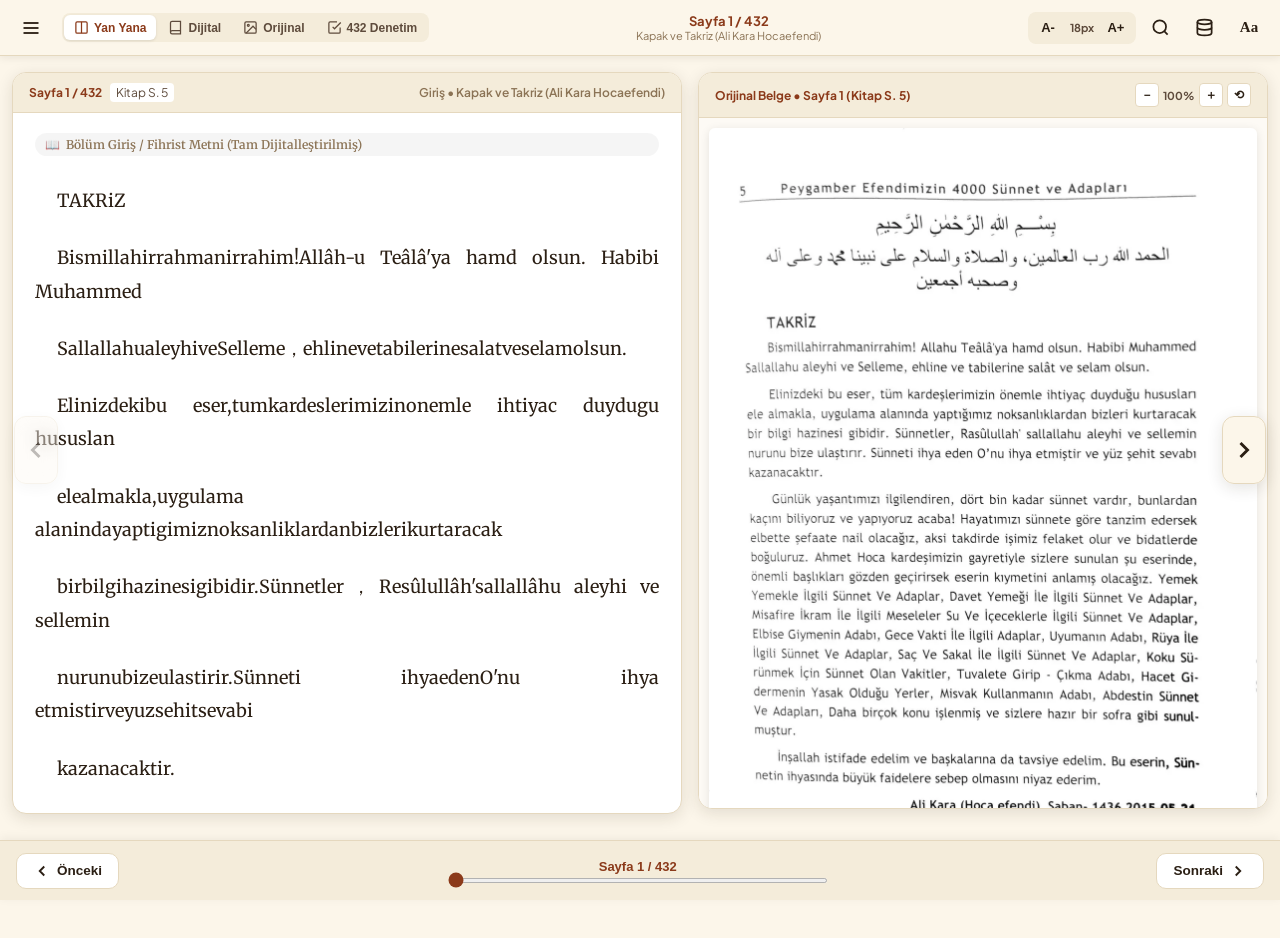
<file: index.html>
<!DOCTYPE html>
<html lang="tr">
<head>
  <meta charset="UTF-8">
  <meta name="viewport" content="width=device-width, initial-scale=1.0, maximum-scale=5.0, user-scalable=yes, viewport-fit=cover">
  <meta name="theme-color" content="#fcf6ea">
  <meta name="apple-mobile-web-app-capable" content="yes">
  <meta name="apple-mobile-web-app-status-bar-style" content="default">
  <title>Peygamber Efendimizin 4000 Sünnet ve Âdâbları — Dijital E-Kitap & Denetim Masası</title>
  <link rel="preconnect" href="https://fonts.googleapis.com">
  <link rel="preconnect" href="https://fonts.gstatic.com" crossorigin>
  <link href="https://fonts.googleapis.com/css2?family=Amiri:ital,wght@0,400;0,700;1,400&family=Lora:ital,wght@0,400;0,500;0,600;0,700;1,400&family=Merriweather:ital,wght@0,300;0,400;0,700;1,300;1,400&family=Plus+Jakarta+Sans:wght@400;500;600;700&display=swap" rel="stylesheet">
  <link rel="manifest" href="manifest.json">
  <link rel="stylesheet" href="styles.css">
  <link rel="icon" type="image/jpeg" href="cover.jpg">
</head>
<body data-theme="sepia">

  <!-- Üst Okuma İlerleme Çubuğu -->
  <div id="readingProgressBar"></div>

  <!-- Üst Header Bar -->
  <header class="reader-header">
    <div class="header-left">
      <button id="btnOpenTOC" class="icon-btn" aria-label="İçindekiler Fihristi" title="İçindekiler (31 Bölüm)">
        <svg width="20" height="20" viewBox="0 0 24 24" fill="none" stroke="currentColor" stroke-width="2.2"><line x1="3" y1="12" x2="21" y2="12"></line><line x1="3" y1="6" x2="21" y2="6"></line><line x1="3" y1="18" x2="21" y2="18"></line></svg>
      </button>
      
      <!-- Görünüm Seçici Sekmeler -->
      <div class="view-mode-selector">
        <button id="btnModeSplit" class="mode-tab-btn active" title="Yan Yana Karşılaştırmalı Denetim (Dijital Metin + Orijinal Belge)">
          <svg width="15" height="15" viewBox="0 0 24 24" fill="none" stroke="currentColor" stroke-width="2"><rect x="3" y="3" width="18" height="18" rx="2"></rect><line x1="12" y1="3" x2="12" y2="21"></line></svg>
          <span class="mode-text">Yan Yana</span>
        </button>
        <button id="btnModeDigital" class="mode-tab-btn" title="Sadece Dijital Metin & Hadis Kartları">
          <svg width="15" height="15" viewBox="0 0 24 24" fill="none" stroke="currentColor" stroke-width="2"><path d="M4 19.5A2.5 2.5 0 0 1 6.5 17H20"></path><path d="M6.5 2H20v20H6.5A2.5 2.5 0 0 1 4 19.5v-15A2.5 2.5 0 0 1 6.5 2z"></path></svg>
          <span class="mode-text">Dijital</span>
        </button>
        <button id="btnModeScan" class="mode-tab-btn" title="Sadece Orijinal Sayfa Fotoğrafı">
          <svg width="15" height="15" viewBox="0 0 24 24" fill="none" stroke="currentColor" stroke-width="2"><rect x="3" y="3" width="18" height="18" rx="2"></rect><circle cx="8.5" cy="8.5" r="1.5"></circle><polyline points="21 15 16 10 5 21"></polyline></svg>
          <span class="mode-text">Orijinal</span>
        </button>
        <button id="btnModeAudit" class="mode-tab-btn" title="Tüm 432 Sayfayı İncele (Denetim Masası)">
          <svg width="15" height="15" viewBox="0 0 24 24" fill="none" stroke="currentColor" stroke-width="2"><path d="M9 11l3 3L22 4"></path><path d="M21 12v7a2 2 0 0 1-2 2H5a2 2 0 0 1-2-2V5a2 2 0 0 1 2-2h11"></path></svg>
          <span class="mode-text">432 Denetim</span>
        </button>
      </div>
    </div>

    <div class="header-center" id="headerCenterBtn" title="Sayfaya Git (1 - 432)">
      <span class="page-indicator-badge" id="currentPageBadge">Sayfa 1 / 432</span>
      <span class="header-chapter-preview" id="chapterPreview">Kapak & Takriz</span>
    </div>

    <div class="header-right">
      <!-- Font Boyutu Kontrolleri -->
      <div class="font-controls-group">
        <button id="btnFontDec" class="icon-btn-compact" title="Yazıyı Küçült">A-</button>
        <span id="fontSizeDisplay" class="font-size-text">18px</span>
        <button id="btnFontInc" class="icon-btn-compact" title="Yazıyı Büyüt">A+</button>
      </div>

      <button id="btnOpenSearch" class="icon-btn" aria-label="Kitapta Ara" title="Hadis & Metin Ara">
        <svg width="19" height="19" viewBox="0 0 24 24" fill="none" stroke="currentColor" stroke-width="2.2"><circle cx="11" cy="11" r="8"></circle><line x1="21" y1="21" x2="16.65" y2="16.65"></line></svg>
      </button>

      <button id="btnOpenDbModal" class="icon-btn" aria-label="Veritabanı İndir" title="Veritabanını İndir (SQLite/JSON/SQL/CSV)">
        <svg width="19" height="19" viewBox="0 0 24 24" fill="none" stroke="currentColor" stroke-width="2.2"><ellipse cx="12" cy="5" rx="9" ry="3"></ellipse><path d="M21 12c0 1.66-4 3-9 3s-9-1.34-9-3"></path><path d="M3 5v14c0 1.66 4 3 9 3s9-1.34 9-3V5"></path></svg>
      </button>

      <button id="btnOpenSettings" class="icon-btn" aria-label="Okuma Ayarları" title="Tema & Yazı Tipi">
        <span style="font-size:15px; font-weight:bold; font-family:serif;">Aa</span>
      </button>
    </div>
  </header>

  <!-- ======================================================== -->
  <!-- 1. GÖRÜNÜM: KARŞILAŞTIRMALI ÇİFTLİ / DİJİTAL OKUMA       -->
  <!-- ======================================================== -->
  <main class="reading-viewport-container" id="readingViewportContainer">
    
    <!-- Sol Sayfa Çevirme Butonu -->
    <button class="page-nav-arrow arrow-prev" id="arrowPrev" title="Önceki Sayfa (Sol Ok)">
      <svg width="28" height="28" viewBox="0 0 24 24" fill="none" stroke="currentColor" stroke-width="2.5"><polyline points="15 18 9 12 15 6"></polyline></svg>
    </button>

    <!-- Ana İçerik Alanı -->
    <div class="split-reader-stage mode-split" id="splitReaderStage">
      
      <!-- SOL PANEL: DİJİTAL METİN & HADİS KARTLARI -->
      <section class="split-col split-col-digital" id="colDigital">
        <div class="col-header-bar">
          <div class="col-title-group">
            <span class="col-pill-badge" id="digitalPageBadge">Sayfa 1 / 432</span>
            <span class="col-pill-printed" id="digitalPrintedBadge">Kitap S. 5</span>
          </div>
          <span class="col-chapter-tag" id="digitalChapterBadge">Giriş • Takriz</span>
        </div>

        <div class="digital-page-content" id="digitalPageContent">
          <!-- JavaScript ile dinamik hadis kartları ve dijital metin basılır -->
        </div>
      </section>

      <!-- SAĞ PANEL: ORİJİNAL SAYFA FOTOĞRAFI -->
      <section class="split-col split-col-scan" id="colScan">
        <div class="col-header-bar">
          <div class="col-title-group">
            <span class="col-pill-badge" id="scanPageBadge">Orijinal Tarama • Sayfa 1</span>
          </div>
          <div class="scan-zoom-actions">
            <button id="btnScanZoomOut" class="btn-micro" title="Uzaklaştır">－</button>
            <span id="scanZoomText" class="micro-text">100%</span>
            <button id="btnScanZoomIn" class="btn-micro" title="Yakınlaştır">＋</button>
            <button id="btnScanReset" class="btn-micro" title="Sıfırla">⟲</button>
          </div>
        </div>

        <div class="scan-img-viewport" id="scanImgViewport">
          <img id="mainScanImg" src="pages/page_001.webp" alt="Sayfa 1 Orijinal Tarama" class="main-scan-img" />
        </div>
      </section>

    </div>

    <!-- Sağ Sayfa Çevirme Butonu -->
    <button class="page-nav-arrow arrow-next" id="arrowNext" title="Sonraki Sayfa (Sağ Ok)">
      <svg width="28" height="28" viewBox="0 0 24 24" fill="none" stroke="currentColor" stroke-width="2.5"><polyline points="9 18 15 12 9 6"></polyline></svg>
    </button>

  </main>

  <!-- ======================================================== -->
  <!-- 2. GÖRÜNÜM: 432 SAYFA DENETİM MASASI (AUDIT DASHBOARD)   -->
  <!-- ======================================================== -->
  <main class="audit-dashboard-container hidden" id="auditDashboardContainer">
    
    <!-- Denetim İstatistik Kartları -->
    <div class="audit-stats-hero">
      <div class="stat-card">
        <div class="stat-icon">📄</div>
        <div class="stat-details">
          <div class="stat-number">432 / 432</div>
          <div class="stat-label">Doğrulanmış Sayfa</div>
        </div>
        <span class="stat-badge-ok">✅ %100 Eksiksiz</span>
      </div>

      <div class="stat-card">
        <div class="stat-icon">📜</div>
        <div class="stat-details">
          <div class="stat-number">1.983</div>
          <div class="stat-label">Dijitalleştirilmiş Hadis</div>
        </div>
        <span class="stat-badge-info">Veritabanında Hazır</span>
      </div>

      <div class="stat-card">
        <div class="stat-icon">📚</div>
        <div class="stat-details">
          <div class="stat-number">31</div>
          <div class="stat-label">Ana Konu Bölümü</div>
        </div>
        <span class="stat-badge-info">Fihrist İndeksi</span>
      </div>

      <div class="stat-card">
        <div class="stat-icon">💾</div>
        <div class="stat-details">
          <div class="stat-number">4 Format</div>
          <div class="stat-label">SQLite, JSON, SQL, CSV</div>
        </div>
        <button id="btnAuditDownloadDb" class="btn-stat-action">Veritabanını İndir</button>
      </div>
    </div>

    <!-- Arama ve Filtreleme Çubuğu -->
    <div class="audit-filter-bar">
      <div class="audit-search-box">
        <svg width="17" height="17" viewBox="0 0 24 24" fill="none" stroke="currentColor" stroke-width="2"><circle cx="11" cy="11" r="8"></circle><line x1="21" y1="21" x2="16.65" y2="16.65"></line></svg>
        <input type="text" id="auditSearchInput" placeholder="Sayfa numarası (örn: 140), konu veya metin ara...">
      </div>

      <div class="audit-filter-tabs">
        <button class="audit-tab-btn active" data-audit-filter="all">Tümü (432)</button>
        <button class="audit-tab-btn" data-audit-filter="hadiths">Hadis İçerenler (365)</button>
        <button class="audit-tab-btn" data-audit-filter="intro">Giriş & Fihrist (67)</button>
      </div>
    </div>

    <!-- 432 Sayfa Denetim Tablosu -->
    <div class="audit-table-wrapper">
      <table class="audit-table" id="auditTable">
        <thead>
          <tr>
            <th style="width:70px;">Sıra No</th>
            <th style="width:90px;">Kitap S.</th>
            <th>Bölüm / Konu Başlığı</th>
            <th style="width:110px;">Hadis Sayısı</th>
            <th>Örnek Hadis / Metin Kesiti</th>
            <th style="width:110px;">Durum</th>
            <th style="width:90px;">İşlem</th>
          </tr>
        </thead>
        <tbody id="auditTableBody">
          <!-- JavaScript tarafından 432 satır doldurulur -->
        </tbody>
      </table>
    </div>

  </main>

  <!-- Alt Gezinme Barı -->
  <nav class="reader-bottom-nav">
    <button class="nav-page-btn" id="btnPrevPage">
      <svg width="18" height="18" viewBox="0 0 24 24" fill="none" stroke="currentColor" stroke-width="2.5"><polyline points="15 18 9 12 15 6"></polyline></svg>
      <span>Önceki</span>
    </button>

    <div class="nav-jump-group">
      <button class="nav-jump-btn" id="btnJumpIndicator">
        Sayfa 1 / 432
      </button>
      <input type="range" id="bottomNavSlider" min="1" max="432" value="1" class="bottom-slider" title="Hızlı Sayfa Kaydırıcı">
    </div>

    <button class="nav-page-btn" id="btnNextPage">
      <span>Sonraki</span>
      <svg width="18" height="18" viewBox="0 0 24 24" fill="none" stroke="currentColor" stroke-width="2.5"><polyline points="9 18 15 12 9 6"></polyline></svg>
    </button>
  </nav>

  <!-- 1. İçindekiler Drawer -->
  <div class="drawer-backdrop" id="tocDrawerBackdrop">
    <div class="drawer-panel left">
      <div class="drawer-header">
        <div class="drawer-title">
          <svg width="18" height="18" viewBox="0 0 24 24" fill="none" stroke="currentColor" stroke-width="2"><line x1="8" y1="6" x2="21" y2="6"></line><line x1="8" y1="12" x2="21" y2="12"></line><line x1="8" y1="18" x2="21" y2="18"></line><line x1="3" y1="6" x2="3.01" y2="6"></line><line x1="3" y1="12" x2="3.01" y2="12"></line><line x1="3" y1="18" x2="3.01" y2="18"></line></svg>
          <span>İçindekiler (31 Bölüm)</span>
        </div>
        <button class="icon-btn" id="btnCloseTOC">✕</button>
      </div>
      <div class="drawer-body">
        <input type="text" id="tocSearchInput" class="toc-search-box" placeholder="Bölüm veya konu ara...">
        <ul class="toc-drawer-list" id="tocList">
          <!-- app.js tarafından doldurulacak -->
        </ul>
      </div>
    </div>
  </div>

  <!-- 2. Arama Modalı -->
  <div class="modal-backdrop" id="searchModalBackdrop">
    <div class="modal-card">
      <div class="modal-header">
        <h3>Dijital Hadis & Konu Arama</h3>
        <button class="icon-btn" id="btnCloseSearch">✕</button>
      </div>
      <div class="modal-body">
        <div class="search-input-wrapper">
          <svg width="18" height="18" viewBox="0 0 24 24" fill="none" stroke="currentColor" stroke-width="2"><circle cx="11" cy="11" r="8"></circle><line x1="21" y1="21" x2="16.65" y2="16.65"></line></svg>
          <input type="text" id="searchInput" placeholder="Hadis metni, kaynak (örn: Buhari, abdest, yemek) veya sayfa..." autofocus>
        </div>
        <div class="search-results-list" id="searchResultsList">
          <div class="search-hint">Aramak istediğiniz kelimeyi giriniz...</div>
        </div>
      </div>
    </div>
  </div>

  <!-- 3. Sayfaya Atlama Modalı -->
  <div class="modal-backdrop" id="jumpModalBackdrop">
    <div class="modal-card modal-compact">
      <div class="modal-header">
        <h3>Sayfaya Git (1 - 432)</h3>
        <button class="icon-btn" id="btnCloseJump">✕</button>
      </div>
      <div class="modal-body">
        <div class="jump-slider-wrapper">
          <span class="jump-slider-val" id="jumpSliderVal">1</span>
          <input type="range" id="jumpRange" min="1" max="432" value="1" class="slider-input">
          <div class="slider-ticks">
            <span>S. 1 (Kapak)</span>
            <span>S. 216 (Orta)</span>
            <span>S. 432 (Son)</span>
          </div>
        </div>
        <div class="jump-direct-input">
          <input type="number" id="jumpDirectNum" min="1" max="432" placeholder="Sayfa No">
          <button id="btnConfirmJump" class="btn-primary">Sayfaya Git</button>
        </div>
      </div>
    </div>
  </div>

  <!-- 4. Veritabanı İndirme Modalı -->
  <div class="modal-backdrop" id="dbModalBackdrop">
    <div class="modal-card modal-compact">
      <div class="modal-header">
        <h3>💾 Veritabanı ve Dışa Aktarma Dosyaları</h3>
        <button class="icon-btn" id="btnCloseDbModal">✕</button>
      </div>
      <div class="modal-body db-export-body">
        <p style="font-size:13px; margin-bottom:14px; color:var(--text-secondary);">
          Kitabın 432 sayfasının ve 1.983 hadisinin tamamı ilişkisel veritabanı ve tablo formatlarına dönüştürülmüştür. İhtiyacınıza uygun dosyayı doğrudan indirebilirsiniz:
        </p>
        <div class="db-download-list">
          <a href="sunnet_4000.db" download class="db-dl-item">
            <span class="db-icon">🗄️</span>
            <div class="db-info">
              <strong>SQLite Veritabanı (.db)</strong>
              <span>Android Room, iOS CoreData, Flutter ve masaüstü için</span>
            </div>
            <span class="dl-badge">908 KB</span>
          </a>

          <a href="digital_database.json" download class="db-dl-item">
            <span class="db-icon">📋</span>
            <div class="db-info">
              <strong>JSON Veritabanı (.json)</strong>
              <span>Node.js, Python, REST API ve Web uygulamaları için</span>
            </div>
            <span class="dl-badge">1.59 MB</span>
          </a>

          <a href="sunnet_4000.sql" download class="db-dl-item">
            <span class="db-icon">⚡</span>
            <div class="db-info">
              <strong>SQL Dökümü (.sql)</strong>
              <span>MySQL, PostgreSQL ve Supabase tablolarına doğrudan içe aktarım</span>
            </div>
            <span class="dl-badge">895 KB</span>
          </a>

          <a href="database_exports/4000_sunnet_hadisler.csv" download class="db-dl-item">
            <span class="db-icon">📊</span>
            <div class="db-info">
              <strong>Hadisler Excel / CSV (.csv)</strong>
              <span>Excel ve Google E-Tablolar için UTF-8 Türkçe hadis tablosu</span>
            </div>
            <span class="dl-badge">İndir</span>
          </a>

          <a href="database_exports/4000_sunnet_sayfalar.csv" download class="db-dl-item">
            <span class="db-icon">📑</span>
            <div class="db-info">
              <strong>Sayfalar Excel / CSV (.csv)</strong>
              <span>432 sayfanın tamamının dijital metin tablosu</span>
            </div>
            <span class="dl-badge">İndir</span>
          </a>
        </div>
      </div>
    </div>
  </div>

  <!-- 5. Ayarlar Çekmecesi -->
  <div class="drawer-backdrop" id="settingsDrawerBackdrop">
    <div class="drawer-panel right">
      <div class="drawer-header">
        <div class="drawer-title">Görünüm & Tipografi</div>
        <button class="icon-btn" id="btnCloseSettings">✕</button>
      </div>
      <div class="drawer-body settings-body">
        
        <div class="setting-group">
          <label class="setting-label">Renk Teması</label>
          <div class="theme-selector-grid">
            <button class="theme-chip theme-sepia active" data-set-theme="sepia">
              <span class="theme-dot"></span>
              <span class="theme-name">Sepya</span>
            </button>
            <button class="theme-chip theme-light" data-set-theme="light">
              <span class="theme-dot"></span>
              <span class="theme-name">Gündüz</span>
            </button>
            <button class="theme-chip theme-dark" data-set-theme="dark">
              <span class="theme-dot"></span>
              <span class="theme-name">Gece</span>
            </button>
            <button class="theme-chip theme-oled" data-set-theme="oled">
              <span class="theme-dot"></span>
              <span class="theme-name">OLED</span>
            </button>
          </div>
        </div>

        <div class="setting-group">
          <label class="setting-label">Yazı Tipi</label>
          <div class="btn-group-2">
            <button class="toggle-btn active" id="btnFontSerif">Merriweather (Kitap)</button>
            <button class="toggle-btn" id="btnFontSans">Jakarta (Modern)</button>
          </div>
        </div>

        <div class="setting-group info-box">
          <p><strong>Peygamber Efendimizin 4000 Sünnet ve Âdâbları</strong></p>
          <p class="text-muted">Ahmed Gültekin & Nuri Dunay<br>Takriz: Ali Kara (Hocaefendi)</p>
          <p class="text-muted" style="margin-top:6px; font-size:12px;">432 sayfanın tamamı doğrulanmış, 1.983 hadis ve sünnet maddesiyle tam dijitalleştirilmiştir.</p>
        </div>

      </div>
    </div>
  </div>

  <div id="toastNotification" class="toast-notification">Hadis panoya kopyalandı!</div>

  <script src="digital_database.js"></script>
  <script src="book_database.js"></script>
  <script src="page_audit_matrix.js"></script>
  <script src="app.js"></script>
</body>
</html>
</file>
<file: styles.css>
/* ==========================================================================
   PEYGAMBER EFENDİMİZİN 4000 SÜNNET VE ÂDÂBLARI
   Karşılaştırmalı Denetim & Dijital E-Kitap Okuyucu Stilleri
   ========================================================================== */

:root {
  --font-serif: 'Merriweather', 'Lora', Georgia, 'Times New Roman', serif;
  --font-sans: 'Plus Jakarta Sans', -apple-system, BlinkMacSystemFont, 'Segoe UI', Roboto, Helvetica, Arial, sans-serif;
  --font-arabic: 'Amiri', 'Scheherazade New', 'Traditional Arabic', serif;

  --reader-font: var(--font-serif);
  --reader-font-size: 17.5px;
  --reader-line-height: 1.85;

  /* Sepya Teması (Varsayılan) */
  --bg-primary: #fcf6ea;
  --bg-secondary: #f4ecda;
  --bg-card: #ffffff;
  --text-primary: #2b1f14;
  --text-secondary: #5e4b3c;
  --text-muted: #8b7355;
  --accent-color: #8b3a1a;
  --accent-hover: #a84720;
  --accent-glow: rgba(139, 58, 26, 0.15);
  --border-color: #e5d8be;
  --border-subtle: #eee3cb;
  --header-bg: rgba(252, 246, 234, 0.96);
  --nav-bar-bg: rgba(244, 236, 218, 0.98);
  --hadith-card-bg: #fffdf9;
  --shadow-sm: 0 2px 8px rgba(43, 31, 20, 0.08);
  --shadow-md: 0 4px 16px rgba(43, 31, 20, 0.12);
  --shadow-lg: 0 8px 30px rgba(43, 31, 20, 0.18);
}

/* Gündüz (Açık Beyaz) */
body[data-theme="light"] {
  --bg-primary: #f8fafc;
  --bg-secondary: #f1f5f9;
  --bg-card: #ffffff;
  --text-primary: #0f172a;
  --text-secondary: #334155;
  --text-muted: #64748b;
  --accent-color: #0369a1;
  --accent-hover: #0284c7;
  --accent-glow: rgba(3, 105, 161, 0.15);
  --border-color: #e2e8f0;
  --border-subtle: #cbd5e1;
  --header-bg: rgba(255, 255, 255, 0.96);
  --nav-bar-bg: rgba(248, 250, 252, 0.98);
  --hadith-card-bg: #ffffff;
  --shadow-sm: 0 2px 8px rgba(0, 0, 0, 0.06);
  --shadow-md: 0 4px 16px rgba(0, 0, 0, 0.1);
  --shadow-lg: 0 8px 30px rgba(0, 0, 0, 0.14);
}

/* Gece (Koyu Gri/Mavi) */
body[data-theme="dark"] {
  --bg-primary: #121418;
  --bg-secondary: #1a1d24;
  --bg-card: #1e222a;
  --text-primary: #f1f5f9;
  --text-secondary: #cbd5e1;
  --text-muted: #94a3b8;
  --accent-color: #f59e0b;
  --accent-hover: #fbbf24;
  --accent-glow: rgba(245, 158, 11, 0.2);
  --border-color: #2e3440;
  --border-subtle: #242933;
  --header-bg: rgba(18, 20, 24, 0.96);
  --nav-bar-bg: rgba(26, 29, 36, 0.98);
  --hadith-card-bg: #1a1d24;
  --shadow-sm: 0 2px 8px rgba(0, 0, 0, 0.5);
  --shadow-md: 0 4px 16px rgba(0, 0, 0, 0.6);
  --shadow-lg: 0 8px 30px rgba(0, 0, 0, 0.8);
}

/* OLED (Simsiyah - Batarya Dostu) */
body[data-theme="oled"] {
  --bg-primary: #000000;
  --bg-secondary: #0d0d0d;
  --bg-card: #141414;
  --text-primary: #ffffff;
  --text-secondary: #cccccc;
  --text-muted: #777777;
  --accent-color: #ff9800;
  --accent-hover: #ffac33;
  --accent-glow: rgba(255, 152, 0, 0.25);
  --border-color: #222222;
  --border-subtle: #181818;
  --header-bg: rgba(0, 0, 0, 0.96);
  --nav-bar-bg: rgba(13, 13, 13, 0.98);
  --hadith-card-bg: #0c0c0c;
  --shadow-sm: 0 2px 8px rgba(0, 0, 0, 0.8);
  --shadow-md: 0 4px 16px rgba(0, 0, 0, 0.9);
  --shadow-lg: 0 8px 30px rgba(0, 0, 0, 1);
}

* {
  box-sizing: border-box;
  margin: 0;
  padding: 0;
  -webkit-tap-highlight-color: transparent;
}

html, body {
  width: 100%;
  height: 100%;
  background-color: var(--bg-primary);
  color: var(--text-primary);
  font-family: var(--reader-font);
  overflow-x: hidden;
  transition: background-color 0.25s, color 0.25s;
}

#readingProgressBar {
  position: fixed;
  top: 0;
  left: 0;
  height: 3px;
  width: 0%;
  background: var(--accent-color);
  z-index: 1100;
  transition: width 0.15s ease-out;
}

/* Üst Header */
.reader-header {
  position: fixed;
  top: 0;
  left: 0;
  right: 0;
  height: 56px;
  background-color: var(--header-bg);
  backdrop-filter: blur(10px);
  -webkit-backdrop-filter: blur(10px);
  border-bottom: 1px solid var(--border-color);
  display: flex;
  align-items: center;
  justify-content: space-between;
  padding: 0 12px;
  z-index: 1000;
  box-shadow: var(--shadow-sm);
  font-family: var(--font-sans);
}

.header-left, .header-right {
  display: flex;
  align-items: center;
  gap: 6px;
}

.header-center {
  display: flex;
  flex-direction: column;
  align-items: center;
  cursor: pointer;
  padding: 4px 10px;
  border-radius: 8px;
  transition: background-color 0.2s;
  max-width: 320px;
}

.header-center:hover {
  background-color: var(--bg-secondary);
}

.page-indicator-badge {
  font-size: 13px;
  font-weight: 700;
  color: var(--accent-color);
}

.header-chapter-preview {
  font-size: 11px;
  color: var(--text-muted);
  white-space: nowrap;
  overflow: hidden;
  text-overflow: ellipsis;
  max-width: 260px;
}

.icon-btn, .icon-btn-compact {
  background: transparent;
  border: none;
  color: var(--text-primary);
  cursor: pointer;
  display: flex;
  align-items: center;
  justify-content: center;
  border-radius: 8px;
  transition: all 0.2s;
}

.icon-btn {
  width: 38px;
  height: 38px;
}

.icon-btn:hover {
  background-color: var(--bg-secondary);
  color: var(--accent-color);
}

.icon-btn-compact {
  width: 28px;
  height: 28px;
  font-size: 13px;
  font-weight: 700;
}

.icon-btn-compact:hover {
  background-color: var(--bg-secondary);
  color: var(--accent-color);
}

.view-mode-selector {
  display: flex;
  background: var(--bg-secondary);
  border-radius: 8px;
  padding: 2px;
  gap: 2px;
  margin-left: 6px;
}

.mode-tab-btn {
  display: flex;
  align-items: center;
  gap: 5px;
  padding: 5px 10px;
  border-radius: 6px;
  border: none;
  background: transparent;
  color: var(--text-secondary);
  font-size: 12px;
  font-weight: 600;
  cursor: pointer;
  transition: all 0.2s;
}

.mode-tab-btn.active {
  background: var(--bg-card);
  color: var(--accent-color);
  box-shadow: 0 1px 3px rgba(0,0,0,0.1);
}

.font-controls-group {
  display: flex;
  align-items: center;
  background: var(--bg-secondary);
  border-radius: 8px;
  padding: 2px 6px;
  gap: 4px;
}

.font-size-text {
  font-size: 11px;
  font-weight: 700;
  min-width: 32px;
  text-align: center;
  color: var(--text-secondary);
}

/* ==========================================================================
   ÇİFTLİ / DİJİTAL OKUMA SAHNESİ
   ========================================================================== */
.reading-viewport-container {
  margin-top: 56px;
  margin-bottom: 64px;
  min-height: calc(100vh - 120px);
  display: flex;
  justify-content: center;
  padding: 16px 12px 60px;
  position: relative;
}

.page-nav-arrow {
  position: fixed;
  top: 50%;
  transform: translateY(-50%);
  width: 44px;
  height: 68px;
  background: var(--header-bg);
  backdrop-filter: blur(8px);
  border: 1px solid var(--border-color);
  color: var(--text-primary);
  border-radius: 12px;
  cursor: pointer;
  display: flex;
  align-items: center;
  justify-content: center;
  z-index: 100;
  box-shadow: var(--shadow-md);
  transition: all 0.2s;
  opacity: 0.85;
}

.page-nav-arrow:hover {
  opacity: 1;
  background: var(--accent-color);
  color: #ffffff;
  border-color: var(--accent-color);
}

.page-nav-arrow.arrow-prev { left: 14px; }
.page-nav-arrow.arrow-next { right: 14px; }

/* Split Container */
.split-reader-stage {
  max-width: 1440px;
  width: 100%;
  display: flex;
  gap: 16px;
  align-items: flex-start;
}

.split-col {
  background: var(--bg-card);
  border: 1px solid var(--border-color);
  border-radius: 14px;
  box-shadow: var(--shadow-md);
  overflow: hidden;
  display: flex;
  flex-direction: column;
}

/* Yan Yana Modu (Split) */
.mode-split .split-col-digital {
  flex: 1 1 54%;
  min-width: 0;
}

.mode-split .split-col-scan {
  flex: 1 1 46%;
  min-width: 0;
  position: sticky;
  top: 72px;
  max-height: calc(100vh - 150px);
}

/* Sadece Dijital Modu */
.mode-digital .split-col-digital {
  flex: 1 1 100%;
  max-width: 860px;
  margin: 0 auto;
}
.mode-digital .split-col-scan { display: none !important; }

/* Sadece Orijinal Tarama Modu */
.mode-scan .split-col-scan {
  flex: 1 1 100%;
  max-width: 860px;
  margin: 0 auto;
}
.mode-scan .split-col-digital { display: none !important; }

/* Sütun Başlık Çubuğu */
.col-header-bar {
  display: flex;
  align-items: center;
  justify-content: space-between;
  padding: 10px 16px;
  background: var(--bg-secondary);
  border-bottom: 1px solid var(--border-color);
  font-family: var(--font-sans);
  font-size: 12px;
}

.col-title-group {
  display: flex;
  align-items: center;
  gap: 8px;
}

.col-pill-badge {
  font-weight: 700;
  color: var(--accent-color);
}

.col-pill-printed {
  background: var(--bg-card);
  padding: 2px 6px;
  border-radius: 4px;
  color: var(--text-secondary);
}

.col-chapter-tag {
  color: var(--text-muted);
  font-weight: 600;
}

.scan-zoom-actions {
  display: flex;
  align-items: center;
  gap: 4px;
}

.btn-micro {
  background: var(--bg-card);
  border: 1px solid var(--border-color);
  color: var(--text-primary);
  border-radius: 4px;
  width: 24px;
  height: 24px;
  font-size: 12px;
  font-weight: bold;
  cursor: pointer;
  display: flex;
  align-items: center;
  justify-content: center;
}

.btn-micro:hover {
  background: var(--accent-color);
  color: #ffffff;
}

.micro-text {
  font-size: 11px;
  font-weight: 700;
  color: var(--text-secondary);
  min-width: 32px;
  text-align: center;
}

/* Dijital İçerik */
.digital-page-content {
  padding: 20px 22px;
  display: flex;
  flex-direction: column;
  gap: 14px;
  max-height: calc(100vh - 200px);
  overflow-y: auto;
}

.mode-digital .digital-page-content {
  max-height: none;
  overflow-y: visible;
}

.hadith-card {
  background: var(--hadith-card-bg);
  border: 1px solid var(--border-color);
  border-left: 4px solid var(--accent-color);
  border-radius: 10px;
  padding: 14px 16px;
  display: flex;
  flex-direction: column;
  gap: 10px;
  transition: transform 0.2s, box-shadow 0.2s;
}

.hadith-card:hover {
  transform: translateY(-2px);
  box-shadow: var(--shadow-sm);
}

.hadith-header {
  display: flex;
  align-items: center;
  justify-content: space-between;
  font-family: var(--font-sans);
}

.hadith-number-pill {
  background: var(--accent-color);
  color: #ffffff;
  padding: 2px 8px;
  border-radius: 5px;
  font-size: 11.5px;
  font-weight: 700;
}

.btn-copy-hadith {
  background: transparent;
  border: 1px solid var(--border-color);
  color: var(--text-secondary);
  font-size: 11px;
  font-family: var(--font-sans);
  font-weight: 600;
  padding: 3px 8px;
  border-radius: 5px;
  cursor: pointer;
  display: flex;
  align-items: center;
  gap: 4px;
  transition: all 0.2s;
}

.btn-copy-hadith:hover {
  background: var(--bg-secondary);
  color: var(--accent-color);
}

.hadith-body {
  font-size: var(--reader-font-size);
  line-height: var(--reader-line-height);
  color: var(--text-primary);
  text-align: justify;
}

.hadith-source {
  font-family: var(--font-sans);
  font-size: 11.5px;
  color: var(--text-muted);
  font-style: italic;
  display: flex;
  align-items: center;
  gap: 6px;
  padding-top: 6px;
  border-top: 1px dashed var(--border-subtle);
}

.hadith-source::before {
  content: "📖";
  font-style: normal;
}

.digital-paragraph {
  font-size: var(--reader-font-size);
  line-height: var(--reader-line-height);
  color: var(--text-primary);
  text-align: justify;
  margin-bottom: 10px;
  text-indent: 1.2em;
}

/* Orijinal Sayfa Tarama Alanı */
.scan-img-viewport {
  overflow: auto;
  display: flex;
  justify-content: center;
  align-items: flex-start;
  background: #fdfaf5;
  padding: 10px;
  max-height: calc(100vh - 210px);
}

body[data-theme="dark"] .scan-img-viewport,
body[data-theme="oled"] .scan-img-viewport {
  background: #141414;
}

.main-scan-img {
  max-width: 100%;
  height: auto;
  border-radius: 6px;
  display: block;
  transform-origin: center top;
  transition: transform 0.2s ease-out;
  box-shadow: 0 2px 10px rgba(0,0,0,0.1);
}

/* ==========================================================================
   2. 432 SAYFA DENETİM MASASI (AUDIT DASHBOARD)
   ========================================================================== */
.audit-dashboard-container {
  margin-top: 56px;
  margin-bottom: 64px;
  padding: 24px 18px 80px;
  max-width: 1380px;
  margin-left: auto;
  margin-right: auto;
  font-family: var(--font-sans);
}

.audit-stats-hero {
  display: grid;
  grid-template-columns: repeat(auto-fit, minmax(240px, 1fr));
  gap: 14px;
  margin-bottom: 24px;
}

.stat-card {
  background: var(--bg-card);
  border: 1px solid var(--border-color);
  border-radius: 12px;
  padding: 18px;
  display: flex;
  align-items: center;
  gap: 14px;
  box-shadow: var(--shadow-sm);
  position: relative;
}

.stat-icon {
  font-size: 32px;
}

.stat-details {
  display: flex;
  flex-direction: column;
}

.stat-number {
  font-size: 22px;
  font-weight: 800;
  color: var(--accent-color);
}

.stat-label {
  font-size: 12px;
  color: var(--text-muted);
}

.stat-badge-ok {
  position: absolute;
  top: 14px;
  right: 14px;
  background: #10b981;
  color: #ffffff;
  padding: 2px 7px;
  border-radius: 4px;
  font-size: 11px;
  font-weight: 700;
}

.stat-badge-info {
  position: absolute;
  top: 14px;
  right: 14px;
  background: var(--bg-secondary);
  color: var(--accent-color);
  padding: 2px 7px;
  border-radius: 4px;
  font-size: 11px;
  font-weight: 700;
}

.btn-stat-action {
  position: absolute;
  top: 14px;
  right: 14px;
  background: var(--accent-color);
  color: #ffffff;
  border: none;
  padding: 5px 10px;
  border-radius: 6px;
  font-size: 11px;
  font-weight: 700;
  cursor: pointer;
}

.btn-stat-action:hover {
  background: var(--accent-hover);
}

/* Filtre Çubuğu */
.audit-filter-bar {
  display: flex;
  align-items: center;
  justify-content: space-between;
  gap: 14px;
  background: var(--bg-card);
  border: 1px solid var(--border-color);
  border-radius: 10px;
  padding: 10px 14px;
  margin-bottom: 16px;
  flex-wrap: wrap;
}

.audit-search-box {
  display: flex;
  align-items: center;
  gap: 10px;
  flex: 1;
  min-width: 240px;
}

.audit-search-box input {
  flex: 1;
  border: none;
  background: transparent;
  color: var(--text-primary);
  font-size: 13.5px;
  outline: none;
}

.audit-filter-tabs {
  display: flex;
  gap: 6px;
}

.audit-tab-btn {
  background: var(--bg-secondary);
  border: 1px solid var(--border-color);
  color: var(--text-secondary);
  padding: 6px 12px;
  border-radius: 6px;
  font-size: 12px;
  font-weight: 600;
  cursor: pointer;
  transition: all 0.2s;
}

.audit-tab-btn.active {
  background: var(--accent-color);
  color: #ffffff;
  border-color: var(--accent-color);
}

/* Denetim Tablosu */
.audit-table-wrapper {
  background: var(--bg-card);
  border: 1px solid var(--border-color);
  border-radius: 12px;
  overflow: hidden;
  box-shadow: var(--shadow-sm);
  max-height: 65vh;
  overflow-y: auto;
}

.audit-table {
  width: 100%;
  border-collapse: collapse;
  font-size: 13px;
  text-align: left;
}

.audit-table th {
  position: sticky;
  top: 0;
  background: var(--bg-secondary);
  padding: 12px 14px;
  font-weight: 700;
  color: var(--text-primary);
  border-bottom: 2px solid var(--border-color);
  z-index: 10;
}

.audit-table td {
  padding: 10px 14px;
  border-bottom: 1px solid var(--border-subtle);
  color: var(--text-secondary);
}

.audit-table tr:hover {
  background: var(--bg-secondary);
}

.badge-audit-ok {
  background: #10b981;
  color: #ffffff;
  padding: 2px 7px;
  border-radius: 4px;
  font-size: 11px;
  font-weight: 700;
}

.btn-audit-jump {
  background: var(--accent-color);
  color: #ffffff;
  border: none;
  padding: 5px 12px;
  border-radius: 6px;
  font-size: 11.5px;
  font-weight: 700;
  cursor: pointer;
}

.btn-audit-jump:hover {
  background: var(--accent-hover);
}

/* Alt Bar */
.reader-bottom-nav {
  position: fixed;
  bottom: 0;
  left: 0;
  right: 0;
  height: 60px;
  background-color: var(--nav-bar-bg);
  backdrop-filter: blur(10px);
  -webkit-backdrop-filter: blur(10px);
  border-top: 1px solid var(--border-color);
  display: flex;
  align-items: center;
  justify-content: space-between;
  padding: 0 16px;
  z-index: 1000;
  box-shadow: 0 -2px 10px rgba(0,0,0,0.06);
  font-family: var(--font-sans);
}

.nav-page-btn {
  display: flex;
  align-items: center;
  gap: 6px;
  padding: 8px 16px;
  border-radius: 10px;
  border: 1px solid var(--border-color);
  background: var(--bg-card);
  color: var(--text-primary);
  font-weight: 600;
  font-size: 13.5px;
  cursor: pointer;
  transition: all 0.2s;
}

.nav-page-btn:hover {
  background: var(--accent-color);
  color: #ffffff;
  border-color: var(--accent-color);
}

.nav-jump-group {
  display: flex;
  flex-direction: column;
  align-items: center;
  gap: 4px;
  flex: 1;
  max-width: 380px;
  margin: 0 16px;
}

.nav-jump-btn {
  background: transparent;
  border: none;
  font-size: 13px;
  font-weight: 700;
  color: var(--accent-color);
  cursor: pointer;
}

.bottom-slider {
  width: 100%;
  accent-color: var(--accent-color);
  height: 5px;
  cursor: pointer;
}

/* Veritabanı Modalı */
.db-download-list {
  display: flex;
  flex-direction: column;
  gap: 10px;
}

.db-dl-item {
  display: flex;
  align-items: center;
  gap: 12px;
  padding: 12px 14px;
  background: var(--bg-primary);
  border: 1px solid var(--border-color);
  border-radius: 10px;
  text-decoration: none;
  color: var(--text-primary);
  transition: all 0.2s;
}

.db-dl-item:hover {
  background: var(--bg-secondary);
  border-color: var(--accent-color);
  transform: translateX(4px);
}

.db-icon { font-size: 24px; }
.db-info { display: flex; flex-direction: column; gap: 2px; flex: 1; }
.db-info strong { font-size: 13.5px; color: var(--accent-color); }
.db-info span { font-size: 11.5px; color: var(--text-muted); }

.dl-badge {
  background: var(--accent-color);
  color: #ffffff;
  font-size: 11px;
  font-weight: 700;
  padding: 4px 8px;
  border-radius: 4px;
}

/* Çekmece & Modallar */
.drawer-backdrop, .modal-backdrop {
  position: fixed;
  inset: 0;
  background-color: rgba(0, 0, 0, 0.55);
  backdrop-filter: blur(4px);
  z-index: 2000;
  opacity: 0;
  pointer-events: none;
  transition: opacity 0.25s ease;
  display: flex;
  align-items: center;
  justify-content: center;
  font-family: var(--font-sans);
}

.drawer-backdrop.active, .modal-backdrop.active {
  opacity: 1;
  pointer-events: auto;
}

.drawer-panel {
  position: fixed;
  top: 0;
  bottom: 0;
  width: 340px;
  max-width: 85vw;
  background: var(--bg-card);
  box-shadow: var(--shadow-lg);
  display: flex;
  flex-direction: column;
  transition: transform 0.3s cubic-bezier(0.16, 1, 0.3, 1);
  z-index: 2100;
}

.drawer-panel.left {
  left: 0;
  transform: translateX(-100%);
  border-right: 1px solid var(--border-color);
}

.drawer-panel.right {
  right: 0;
  transform: translateX(100%);
  border-left: 1px solid var(--border-color);
}

.drawer-backdrop.active .drawer-panel { transform: translateX(0); }

.drawer-header {
  padding: 16px;
  border-bottom: 1px solid var(--border-color);
  display: flex;
  align-items: center;
  justify-content: space-between;
  background: var(--bg-secondary);
}

.drawer-title {
  font-weight: 700;
  color: var(--text-primary);
  font-size: 15px;
  display: flex;
  align-items: center;
  gap: 8px;
}

.drawer-body {
  padding: 14px;
  overflow-y: auto;
  flex: 1;
}

.toc-search-box {
  width: 100%;
  padding: 10px 12px;
  border-radius: 8px;
  border: 1px solid var(--border-color);
  background: var(--bg-primary);
  color: var(--text-primary);
  margin-bottom: 12px;
  font-size: 13.5px;
}

.toc-drawer-list {
  list-style: none;
  display: flex;
  flex-direction: column;
  gap: 6px;
}

.toc-item {
  display: flex;
  align-items: center;
  justify-content: space-between;
  padding: 10px 12px;
  border-radius: 8px;
  background: var(--bg-primary);
  cursor: pointer;
  border: 1px solid transparent;
  transition: all 0.2s;
}

.toc-item:hover {
  background: var(--bg-secondary);
  border-color: var(--border-color);
}

.toc-item-info { display: flex; flex-direction: column; gap: 2px; flex: 1; }
.toc-category-tag { font-size: 10px; font-weight: 700; text-transform: uppercase; color: var(--accent-color); }
.toc-item-title { font-size: 13px; font-weight: 600; color: var(--text-primary); }
.toc-page-pill { font-size: 11px; font-weight: 700; color: var(--accent-color); background: var(--bg-secondary); padding: 3px 8px; border-radius: 6px; }

.modal-card {
  background: var(--bg-card);
  border-radius: 16px;
  border: 1px solid var(--border-color);
  width: 90%;
  max-width: 520px;
  box-shadow: var(--shadow-lg);
  overflow: hidden;
  max-height: 85vh;
  display: flex;
  flex-direction: column;
  font-family: var(--font-sans);
}

.modal-compact { max-width: 440px; }

.modal-header {
  padding: 14px 18px;
  background: var(--bg-secondary);
  border-bottom: 1px solid var(--border-color);
  display: flex;
  align-items: center;
  justify-content: space-between;
}

.modal-header h3 { font-size: 16px; color: var(--text-primary); }
.modal-body { padding: 18px; overflow-y: auto; }

.search-input-wrapper {
  display: flex;
  align-items: center;
  gap: 10px;
  background: var(--bg-secondary);
  border: 1px solid var(--border-color);
  border-radius: 10px;
  padding: 8px 14px;
  margin-bottom: 16px;
}

.search-input-wrapper input {
  flex: 1;
  border: none;
  background: transparent;
  color: var(--text-primary);
  font-size: 14.5px;
  outline: none;
}

.search-results-list {
  display: flex;
  flex-direction: column;
  gap: 8px;
  max-height: 380px;
  overflow-y: auto;
}

.search-result-item {
  padding: 12px 14px;
  background: var(--bg-primary);
  border-radius: 8px;
  cursor: pointer;
  border: 1px solid transparent;
  transition: all 0.2s;
}

.search-result-item:hover {
  background: var(--bg-secondary);
  border-color: var(--border-color);
}

.search-result-title { font-weight: 700; color: var(--accent-color); font-size: 13.5px; margin-bottom: 2px; }
.search-result-snippet { font-size: 12px; color: var(--text-secondary); line-height: 1.4; }
.search-hint { text-align: center; color: var(--text-muted); font-size: 13.5px; padding: 24px 0; }

.jump-slider-wrapper { margin-bottom: 20px; text-align: center; }
.jump-slider-val { font-size: 32px; font-weight: 800; color: var(--accent-color); display: block; margin-bottom: 8px; }
.slider-input { width: 100%; accent-color: var(--accent-color); height: 6px; }
.slider-ticks { display: flex; justify-content: space-between; font-size: 11px; color: var(--text-muted); margin-top: 6px; }

.jump-direct-input { display: flex; gap: 10px; }
.jump-direct-input input { flex: 1; padding: 10px 14px; border-radius: 8px; border: 1px solid var(--border-color); background: var(--bg-primary); color: var(--text-primary); font-size: 15px; font-weight: 600; }

.btn-primary {
  padding: 10px 20px;
  border-radius: 8px;
  border: none;
  background: var(--accent-color);
  color: #ffffff;
  font-weight: 700;
  font-size: 14px;
  cursor: pointer;
}

.settings-body { display: flex; flex-direction: column; gap: 20px; }
.setting-group { display: flex; flex-direction: column; gap: 10px; }
.setting-label { font-size: 12px; font-weight: 700; text-transform: uppercase; color: var(--text-muted); }

.theme-selector-grid { display: grid; grid-template-columns: repeat(2, 1fr); gap: 8px; }
.theme-chip { display: flex; align-items: center; gap: 8px; padding: 10px 12px; border-radius: 8px; border: 1px solid var(--border-color); background: var(--bg-primary); color: var(--text-primary); cursor: pointer; font-size: 13px; font-weight: 600; }
.theme-chip.active { border-color: var(--accent-color); background: var(--bg-secondary); }
.theme-dot { width: 14px; height: 14px; border-radius: 50%; border: 1px solid rgba(0,0,0,0.15); }
.theme-sepia .theme-dot { background: #fcf6ea; }
.theme-light .theme-dot { background: #ffffff; }
.theme-dark .theme-dot { background: #18191c; }
.theme-oled .theme-dot { background: #000000; }

.btn-group-2 { display: grid; grid-template-columns: 1fr 1fr; gap: 8px; }
.toggle-btn { padding: 8px; border-radius: 8px; border: 1px solid var(--border-color); background: var(--bg-primary); color: var(--text-primary); font-weight: 600; font-size: 12.5px; cursor: pointer; }
.toggle-btn.active { background: var(--accent-color); color: #ffffff; border-color: var(--accent-color); }

.info-box { background: var(--bg-secondary); padding: 12px; border-radius: 8px; font-size: 12px; line-height: 1.5; }

.toast-notification {
  position: fixed;
  bottom: 80px;
  left: 50%;
  transform: translateX(-50%) translateY(20px);
  background: rgba(20, 20, 20, 0.92);
  color: #ffffff;
  padding: 10px 20px;
  border-radius: 20px;
  font-family: var(--font-sans);
  font-size: 13px;
  font-weight: 600;
  box-shadow: var(--shadow-lg);
  opacity: 0;
  pointer-events: none;
  transition: all 0.3s ease;
  z-index: 3000;
}

.toast-notification.show { opacity: 1; transform: translateX(-50%) translateY(0); }
.hidden { display: none !important; }

/* Responsive Mobil Uyumluluk */
@media (max-width: 900px) {
  .split-reader-stage.mode-split {
    flex-direction: column;
  }
  .mode-split .split-col-scan {
    position: static;
    max-height: 380px;
  }
  .mode-text { display: none; }
  .header-chapter-preview { max-width: 130px; }
  .page-nav-arrow { width: 36px; height: 56px; }
  .page-nav-arrow.arrow-prev { left: 4px; }
  .page-nav-arrow.arrow-next { right: 4px; }
}
</file>
